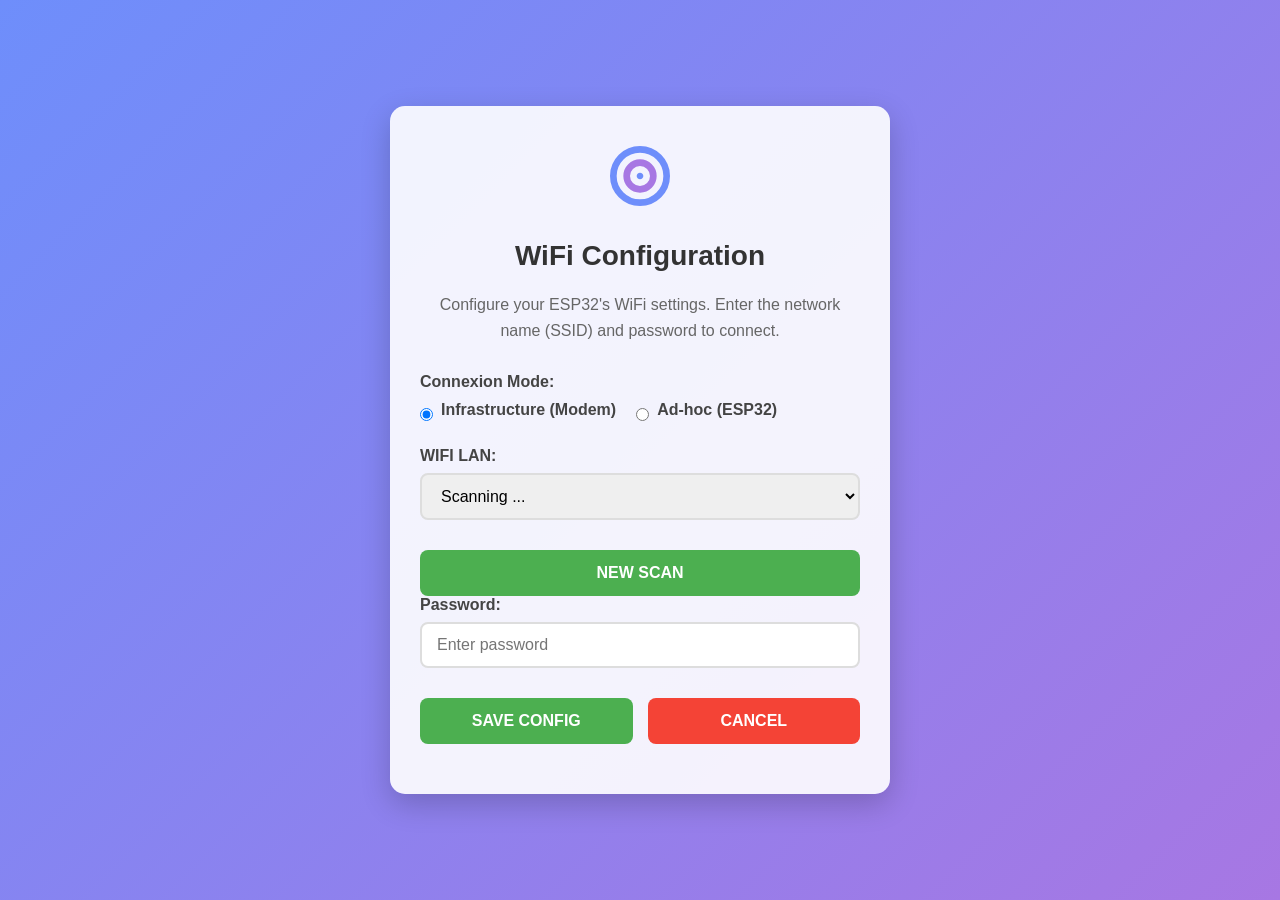
<file: html/index-wifi.html>
<!DOCTYPE html>
<html lang="fr">
<head>
    <meta charset="UTF-8">
    <meta name="viewport" content="width=device-width, initial-scale=1.0">
    <title>Configuration WiFi</title>
   
   <link rel="stylesheet" href="css/style-wifi.css" />
    
</head>
<body>
    <div class="container">
        <div class="logo">
            <svg viewBox="0 0 24 24" fill="none" xmlns="http://www.w3.org/2000/svg">
                <path d="M12 20C16.4183 20 20 16.4183 20 12C20 7.58172 16.4183 4 12 4C7.58172 4 4 7.58172 4 12C4 16.4183 7.58172 20 12 20Z" stroke="#6e8efb" stroke-width="2"/>
                <path d="M12 16C14.2091 16 16 14.2091 16 12C16 9.79086 14.2091 8 12 8C9.79086 8 8 9.79086 8 12C8 14.2091 9.79086 16 12 16Z" stroke="#a777e3" stroke-width="2"/>
                <path d="M12 13C12.5523 13 13 12.5523 13 12C13 11.4477 12.5523 11 12 11C11.4477 11 11 11.4477 11 12C11 12.5523 11.4477 13 12 13Z" fill="#6e8efb"/>
            </svg>
        </div>
        
        <h1>WiFi Configuration </h1>
        
        <p class="description">
            Configure your ESP32's WiFi settings. Enter the network name (SSID) and password to connect.
        </p>
		
		
		
		
		
		
		
        
        <form id="wifiForm">
			<div class="form-group">
                <label>Connexion Mode:</label>
                <div class="radio-group">
                    <div class="radio-option">
                        <input type="radio" id="infrastructure" name="connectionMode" value="STA" checked>
                        <label for="infrastructure">Infrastructure (Modem)     </label>
                    </div>
                    <div class="radio-option">
                        <input type="radio" id="adhoc" name="connectionMode" value="AP">
                        <label for="adhoc">Ad-hoc (ESP32)</label>
                    </div>
                </div>
            </div>
			
			
			
			
			
	         <div class="form-group">
				 <label for="wifiNetwork">WIFI LAN:</label>
				
					
					<select  id="wifiNetwork" name="wifiNetwork" required>
						 <option value="">Scanning ...</option>
					 </select>
					  <div class="button-group">
							<button type="button" id="newScanButton" class="button">NEW SCAN</button
					 </div>	  
					
             </div>
			
			
			
			

            
            <div class="form-group">
                <label for="password">Password:</label>
                <input type="password" id="password" name="password" required placeholder="Enter password">
            </div>
            
            <div class="button-group">
                <button type="submit" id="SaveConfigButton" class="button">SAVE CONFIG </button>
                <button type="button" id="cancelButton" class="button" onclick="window.location.href='index.html'">CANCEL<br>
                </button>
            </div>
        </form>
        
        <div id="statusMessage" class="status-message"></div>
    </div>


	    <script src="js/script-wifi.js"></script>
</body>
</html>
</file>
<file: html/css/style-wifi.css>
/*Nouveau Css */
        * {
            box-sizing: border-box;
            margin: 0;
            padding: 0;
            font-family: 'Segoe UI', Tahoma, Geneva, Verdana, sans-serif;
        }
        
        body {
            background: linear-gradient(135deg, #6e8efb, #a777e3);
            display: flex;
            justify-content: center;
            align-items: center;
            min-height: 100vh;
            padding: 20px;
        }
        
        .container {
            background-color: rgba(255, 255, 255, 0.9);
            border-radius: 15px;
            box-shadow: 0 10px 30px rgba(0, 0, 0, 0.2);
            width: 100%;
            max-width: 500px;
            padding: 30px;
            text-align: center;
        }
        
        h1 {
            color: #333;
            margin-bottom: 20px;
            font-size: 28px;
        }
        
        .description {
            color: #666;
            margin-bottom: 30px;
            line-height: 1.6;
        }
        
        .form-group {
            margin-bottom: 20px;
            text-align: left;
        }
        
        label {
            display: block;
            margin-bottom: 8px;
            font-weight: 600;
            color: #444;
        }

        
	input[type="text"],
	input[type="password"],
	select#wifiNetwork {
    width: 100%;
    padding: 12px 15px;
    border: 2px solid #ddd;
    border-radius: 8px;
    font-size: 16px;
    transition: border-color 0.3s;
}
        
        input[type="text"]:focus,
        input[type="password"]:focus {
            border-color: #6e8efb;
            outline: none;
        }
        
        .button-group {
            display: flex;
            justify-content: space-between;
            margin-top: 30px;
            gap: 15px;
        }


#wifiNetwork,
button {
  padding: 12px 15px;       /* même "coussin" interne */
  font-size: 16px;          /* même taille de texte */
  border: 2px solid #ddd;
  border-radius: 8px;
  box-sizing: border-box ;   /* largeur/hauteur calculées pareil */
}
        
        .button {
            flex: 1;
            padding: 14px 20px;
            border: none;
            border-radius: 8px;
            font-size: 16px;
            font-weight: 600;
            cursor: pointer;
            transition: all 0.3s ease;
        }
        
		 #newScan {
            background-color: #4CAF50;
            color: white;
			}		

        #SaveConfigButton {
            background-color: #4CAF50;
            color: white;
        }
        
        #SaveConfigButton:hover {
            background-color: #45a049;
            transform: translateY(-2px);
        }
        
        #cancelButton {
            background-color: #f44336;
            color: white;
        }
        
        #cancelButton:hover {
            background-color: #d32f2f;
            transform: translateY(-2px);
        }

        #newScanButton {
            background-color: #4CAF50;
            color: white;
        }
        
        #newScanButton:hover {
            background-color: #45a049;
            transform: translateY(-2px);
        }




        
        .status-message {
            margin-top: 20px;
            padding: 10px;
            border-radius: 5px;
            display: none;
        }
        
        .success {
            background-color: #d4edda;
            color: #155724;
            border: 1px solid #c3e6cb;
        }
        
        .error {
            background-color: #f8d7da;
            color: #721c24;
            border: 1px solid #f5c6cb;
        }
        
        .logo {
            margin-bottom: 20px;
        }
        
        .logo svg {
            width: 80px;
            height: 80px;
        }

/*Ancien css */

        .radio-group {
            display: flex;
            gap: 20px;
            margin-top: 10px;
        }
        .radio-option {
            display: flex;
            align-items: center;
            gap: 8px;
        input[type="radio"] {
            margin: 0;
		select {
            width: 100%;
            padding: 12px;
            border: 2px solid #ddd;
            border-radius: 5px;
            font-size: 16px;
            box-sizing: border-box;
        }	
			
			
			
			
			
			
			
			
			
			
			
			
        }
			        .spinner {
            border: 4px solid #f3f3f3;
            border-top: 4px solid #3498db;
            border-radius: 50%;
            width: 30px;
            height: 30px;
            animation: spin 1s linear infinite;
            margin: 0 auto;
        }
        @keyframes spin {
            0% { transform: rotate(0deg); }
            100% { transform: rotate(360deg); }
        }
</file>
